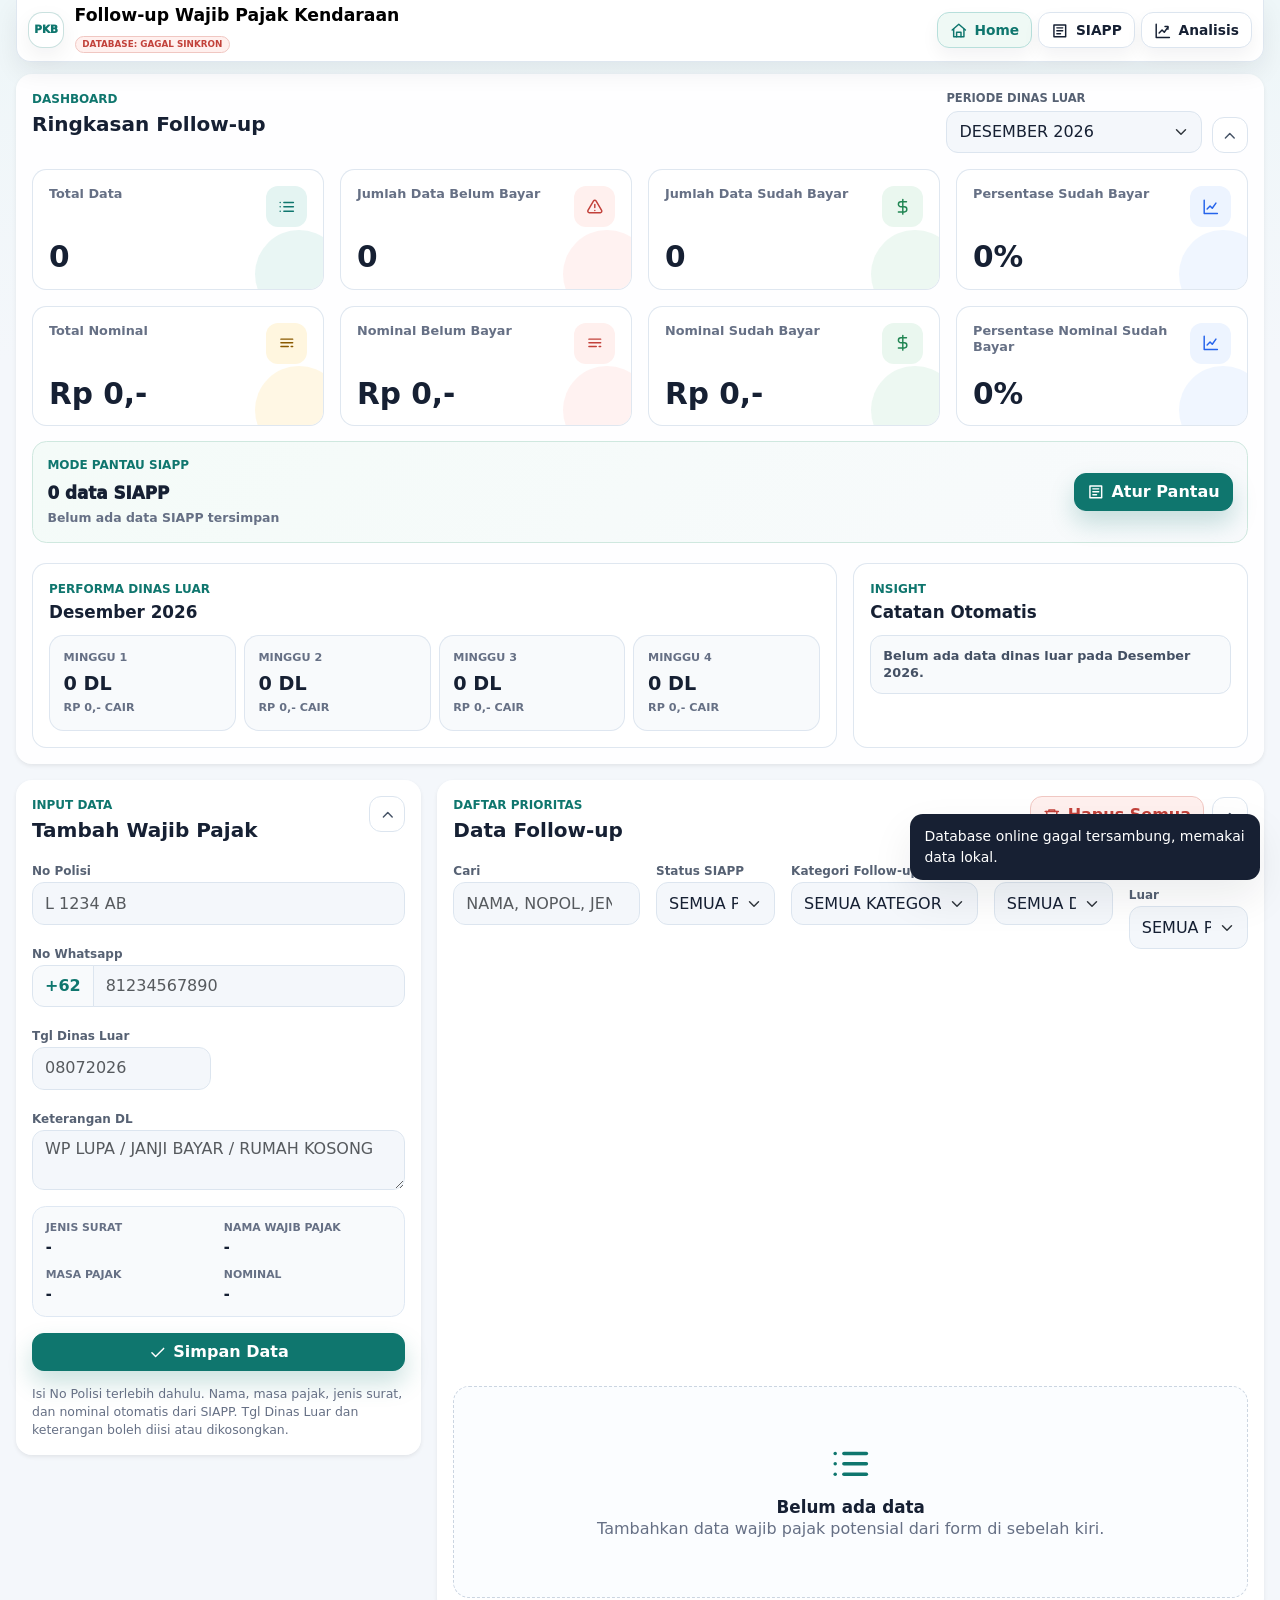
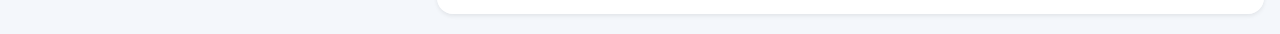
<file: index.html>
<!doctype html>
<html lang="id">
  <head>
    <meta charset="utf-8" />
    <meta name="viewport" content="width=device-width, initial-scale=1" />
    <title>Follow-up Wajib Pajak Kendaraan</title>
    <link rel="icon" href="favicon.svg?v=20260910-0830" type="image/svg+xml" />
    <link href="https://cdn.jsdelivr.net/npm/bootstrap@5.3.3/dist/css/bootstrap.min.css" rel="stylesheet" />
    <link rel="stylesheet" href="styles.css?v=20260917-1440" />
  </head>
  <body>
    <div class="app-shell container-fluid">
      <header class="topbar navbar navbar-expand-lg app-navbar">
        <div class="container-fluid px-0">
          <div class="brand-block navbar-brand mb-0">
            <div class="app-mark" aria-hidden="true">PKB</div>
            <div class="brand-copy">
              <p class="eyebrow">Pendataan Potensi PKB</p>
              <h1>Follow-up Wajib Pajak Kendaraan</h1>
              <p class="sync-status" id="syncStatus">Database: Lokal</p>
            </div>
          </div>

          <div class="top-actions d-none d-xl-flex">
            <button class="btn btn-light ghost-button is-active" id="homeBtn" type="button" title="Home" aria-current="page">
              <svg class="icon" viewBox="0 0 24 24" aria-hidden="true"><path d="m3 11 9-8 9 8"/><path d="M5 10v10h14V10"/><path d="M9 20v-6h6v6"/></svg>
              Home
            </button>
            <a class="btn btn-light ghost-button" href="siapp-helper.html" title="Sinkron SIAPP">
              <svg class="icon" viewBox="0 0 24 24" aria-hidden="true"><path d="M4 4h16v16H4z"/><path d="M8 8h8"/><path d="M8 12h8"/><path d="M8 16h5"/></svg>
              SIAPP
            </a>
            <a class="btn btn-light ghost-button" href="analysis.html" title="Analisis">
              <svg class="icon" viewBox="0 0 24 24" aria-hidden="true"><path d="M3 3v18h18"/><path d="m7 15 4-4 3 3 5-7"/><path d="M15 6h4v4"/></svg>
              Analisis
            </a>
          </div>

          <div class="mobile-actions d-xl-none">
            <button class="btn btn-primary mobile-menu-button" id="mobileMenuBtn" type="button" aria-expanded="false" aria-controls="mobileMenuPanel">
              <svg class="icon" viewBox="0 0 24 24" aria-hidden="true"><path d="M4 6h16"/><path d="M4 12h16"/><path d="M4 18h16"/></svg>
              Menu
            </button>
            <div class="mobile-menu-panel dropdown-menu-end shadow" id="mobileMenuPanel" hidden>
              <button class="mobile-menu-item is-active" id="mobileHomeBtn" type="button" aria-current="page">
                <svg class="icon" viewBox="0 0 24 24" aria-hidden="true"><path d="m3 11 9-8 9 8"/><path d="M5 10v10h14V10"/><path d="M9 20v-6h6v6"/></svg>
                Home
              </button>
              <a class="mobile-menu-item" href="siapp-helper.html">
                <svg class="icon" viewBox="0 0 24 24" aria-hidden="true"><path d="M4 4h16v16H4z"/><path d="M8 8h8"/><path d="M8 12h8"/><path d="M8 16h5"/></svg>
                Sinkron SIAPP
              </a>
              <a class="mobile-menu-item" href="analysis.html">
                <svg class="icon" viewBox="0 0 24 24" aria-hidden="true"><path d="M3 3v18h18"/><path d="m7 15 4-4 3 3 5-7"/><path d="M15 6h4v4"/></svg>
                Analisis
              </a>
              <button class="mobile-menu-item" id="mobileDashboardBtn" type="button" aria-controls="dashboardSection" aria-expanded="false">
                <svg class="icon" viewBox="0 0 24 24" aria-hidden="true"><path d="M3 13h8V3H3v10Z"/><path d="M13 21h8V11h-8v10Z"/><path d="M13 3h8v6h-8V3Z"/><path d="M3 21h8v-6H3v6Z"/></svg>
                Dashboard
              </button>
            </div>
          </div>
        </div>
      </header>

      <main>
        <section class="dashboard-section card border-0 shadow-sm mb-3" id="dashboardSection" aria-label="Dashboard ringkasan data">
          <div class="card-body">
            <div class="dashboard-header d-flex align-items-start justify-content-between gap-3">
              <div>
                <p class="eyebrow">Dashboard</p>
                <h2>Ringkasan Follow-up</h2>
              </div>
              <div class="dashboard-tools">
                <label class="dashboard-month-filter">
                  <span>Periode Dinas Luar</span>
                  <select class="form-select" id="dashboardMonthFilter" aria-label="Periode Dinas Luar">
                    <option value="">Bulan berjalan</option>
                  </select>
                </label>
                <button class="btn btn-outline-secondary icon-button section-toggle-btn" id="toggleDashboardBtn" type="button" title="Lipat dashboard" aria-label="Lipat dashboard" aria-expanded="true" aria-controls="dashboardBody">
                  <svg class="icon collapse-icon" viewBox="0 0 24 24" aria-hidden="true"><path d="m6 15 6-6 6 6"/></svg>
                </button>
              </div>
            </div>

            <div class="dashboard-body" id="dashboardBody">
              <div class="row g-3 summary-grid">
              <article class="col-12 col-sm-6 col-xl-3">
                <div class="summary-tile total">
                  <div class="summary-head">
                    <span>Total Data</span>
                    <span class="summary-icon" aria-hidden="true"><svg class="icon" viewBox="0 0 24 24"><path d="M8 6h13"/><path d="M8 12h13"/><path d="M8 18h13"/><path d="M3 6h.01"/><path d="M3 12h.01"/><path d="M3 18h.01"/></svg></span>
                  </div>
                  <strong id="totalRecords">0</strong>
                </div>
              </article>
              <article class="col-12 col-sm-6 col-xl-3">
                <div class="summary-tile danger">
                  <div class="summary-head">
                    <span>Jumlah Data Belum Bayar</span>
                    <span class="summary-icon" aria-hidden="true"><svg class="icon" viewBox="0 0 24 24"><path d="M12 9v4"/><path d="M12 17h.01"/><path d="M10.3 3.9 2.7 17a2 2 0 0 0 1.7 3h15.2a2 2 0 0 0 1.7-3L13.7 3.9a2 2 0 0 0-3.4 0Z"/></svg></span>
                  </div>
                  <strong id="unpaidRecords">0</strong>
                </div>
              </article>
              <article class="col-12 col-sm-6 col-xl-3">
                <div class="summary-tile success">
                  <div class="summary-head">
                    <span>Jumlah Data Sudah Bayar</span>
                    <span class="summary-icon" aria-hidden="true"><svg class="icon" viewBox="0 0 24 24"><path d="M12 2v20"/><path d="M17 5H9.5a3.5 3.5 0 0 0 0 7H14a3.5 3.5 0 0 1 0 7H6"/></svg></span>
                  </div>
                  <strong id="paidRecords">0</strong>
                </div>
              </article>
              <article class="col-12 col-sm-6 col-xl-3">
                <div class="summary-tile info">
                  <div class="summary-head">
                    <span>Persentase Sudah Bayar</span>
                    <span class="summary-icon" aria-hidden="true"><svg class="icon" viewBox="0 0 24 24"><path d="M3 3v18h18"/><path d="m7 15 4-4 3 3 5-7"/></svg></span>
                  </div>
                  <strong id="paidRecordRate">0%</strong>
                </div>
              </article>
              <article class="col-12 col-sm-6 col-xl-3">
                <div class="summary-tile money">
                  <div class="summary-head">
                    <span>Total Nominal</span>
                    <span class="summary-icon" aria-hidden="true"><svg class="icon" viewBox="0 0 24 24"><path d="M4 7h16"/><path d="M4 12h16"/><path d="M4 17h10"/><path d="M18 17h2"/></svg></span>
                  </div>
                  <strong id="totalPotential">Rp0</strong>
                </div>
              </article>
              <article class="col-12 col-sm-6 col-xl-3">
                <div class="summary-tile danger">
                  <div class="summary-head">
                    <span>Nominal Belum Bayar</span>
                    <span class="summary-icon" aria-hidden="true"><svg class="icon" viewBox="0 0 24 24"><path d="M4 7h16"/><path d="M4 12h16"/><path d="M4 17h10"/><path d="M18 17h2"/></svg></span>
                  </div>
                  <strong id="unpaidPotential">Rp0</strong>
                </div>
              </article>
              <article class="col-12 col-sm-6 col-xl-3">
                <div class="summary-tile success">
                  <div class="summary-head">
                    <span>Nominal Sudah Bayar</span>
                    <span class="summary-icon" aria-hidden="true"><svg class="icon" viewBox="0 0 24 24"><path d="M12 2v20"/><path d="M17 5H9.5a3.5 3.5 0 0 0 0 7H14a3.5 3.5 0 0 1 0 7H6"/></svg></span>
                  </div>
                  <strong id="paidPotential">Rp0</strong>
                </div>
              </article>
              <article class="col-12 col-sm-6 col-xl-3">
                <div class="summary-tile info">
                  <div class="summary-head">
                    <span>Persentase Nominal Sudah Bayar</span>
                    <span class="summary-icon" aria-hidden="true"><svg class="icon" viewBox="0 0 24 24"><path d="M3 3v18h18"/><path d="m7 15 4-4 3 3 5-7"/></svg></span>
                  </div>
                  <strong id="paidPotentialRate">0%</strong>
                </div>
              </article>
            </div>

            <div class="siapp-monitor-card">
              <div>
                <p class="eyebrow">Mode Pantau SIAPP</p>
                <strong id="siappReferenceCount">0 data SIAPP</strong>
                <span id="siappLastSync">Belum ada data SIAPP tersimpan</span>
              </div>
              <a class="btn btn-primary primary-button" href="siapp-helper.html">
                <svg class="icon" viewBox="0 0 24 24" aria-hidden="true"><path d="M4 4h16v16H4z"/><path d="M8 8h8"/><path d="M8 12h8"/><path d="M8 16h5"/></svg>
                Atur Pantau
              </a>
            </div>

            <div class="row g-3 mt-1 dashboard-performance">
              <section class="col-12 col-xl-8">
                <div class="performance-panel h-100">
                  <div class="performance-head">
                    <div>
                      <p class="eyebrow">Performa Dinas Luar</p>
                      <h3 id="dashboardMonthLabel">Bulan berjalan</h3>
                    </div>
                  </div>
                  <div class="row g-2 week-grid">
                    <article class="col-12 col-sm-6 col-xl-3">
                      <div class="week-card">
                        <span>Minggu 1</span>
                        <strong id="dlWeek1Count">0 DL</strong>
                        <small id="dlWeek1Paid">Rp0 cair</small>
                      </div>
                    </article>
                    <article class="col-12 col-sm-6 col-xl-3">
                      <div class="week-card">
                        <span>Minggu 2</span>
                        <strong id="dlWeek2Count">0 DL</strong>
                        <small id="dlWeek2Paid">Rp0 cair</small>
                      </div>
                    </article>
                    <article class="col-12 col-sm-6 col-xl-3">
                      <div class="week-card">
                        <span>Minggu 3</span>
                        <strong id="dlWeek3Count">0 DL</strong>
                        <small id="dlWeek3Paid">Rp0 cair</small>
                      </div>
                    </article>
                    <article class="col-12 col-sm-6 col-xl-3">
                      <div class="week-card">
                        <span>Minggu 4</span>
                        <strong id="dlWeek4Count">0 DL</strong>
                        <small id="dlWeek4Paid">Rp0 cair</small>
                      </div>
                    </article>
                  </div>
                </div>
              </section>
              <section class="col-12 col-xl-4">
                <div class="insight-panel h-100">
                  <p class="eyebrow">Insight</p>
                  <h3>Catatan Otomatis</h3>
                  <ul id="dashboardInsights"></ul>
                </div>
              </section>
            </div>
            </div>
          </div>
        </section>

        <section class="workspace row g-3 align-items-start">
          <form class="entry-panel col-12 col-xl-4" id="taxpayerForm">
            <div class="card border-0 shadow-sm">
              <div class="card-body">
                <div class="panel-heading d-flex align-items-start justify-content-between gap-3">
                  <div>
                    <p class="eyebrow">Input Data</p>
                    <h2 id="formTitle">Tambah Wajib Pajak</h2>
                  </div>
                  <button class="btn btn-outline-secondary icon-button form-toggle-btn" id="toggleFormBtn" type="button" title="Lipat form input" aria-label="Lipat form input" aria-expanded="true" aria-controls="formBody">
                    <svg class="icon collapse-icon" viewBox="0 0 24 24" aria-hidden="true"><path d="m6 15 6-6 6 6"/></svg>
                  </button>
                </div>

                <input id="recordId" type="hidden" />
                <input id="status" type="hidden" value="Belum bayar" />
                <input id="letterType" type="hidden" />
                <input id="taxValidDate" type="hidden" />
                <input id="ownerName" type="hidden" />
                <input id="taxPotential" type="hidden" />

                <div class="form-body" id="formBody">
                  <div class="row g-3 form-grid">
                    <label class="col-12">
                      <span class="form-label">No Polisi</span>
                      <input class="form-control" id="plateNumber" type="text" autocomplete="off" placeholder="L 1234 AB" />
                      <span class="duplicate-check" id="duplicateCheckResult"></span>
                      <span class="production-check" id="productionCheckResult"></span>
                    </label>
                    <label class="col-12">
                      <span class="form-label">No Whatsapp</span>
                      <div class="input-group phone-control">
                        <span class="input-group-text phone-prefix">+62</span>
                        <input class="form-control" id="phone" type="tel" inputmode="numeric" autocomplete="off" placeholder="81234567890" />
                      </div>
                    </label>
                    <div class="col-12 whatsapp-reset-control" id="whatsappReminderResetControl" hidden>
                      <label class="whatsapp-reset-check" for="resetWhatsappReminders">
                        <input id="resetWhatsappReminders" type="checkbox" />
                        <span>Mulai ulang reminder WhatsApp</span>
                      </label>
                      <small>Nomor WhatsApp berubah. Centang agar reminder berikutnya kembali ke template WA #1.</small>
                    </div>
                    <label class="col-12 col-md-6">
                      <span class="form-label">Tgl Dinas Luar</span>
                      <input class="form-control" id="fieldVisitDate" type="text" inputmode="numeric" autocomplete="off" placeholder="08072026" />
                      <span class="field-visit-snapshot" id="fieldVisitSnapshot"></span>
                    </label>
                    <label class="col-12">
                      <span class="form-label">Keterangan DL</span>
                      <textarea class="form-control" id="fieldVisitNote" rows="2" placeholder="WP LUPA / JANJI BAYAR / RUMAH KOSONG"></textarea>
                    </label>
                    <div class="col-12">
                      <div class="siapp-autofill-panel" id="siappAutofillPanel" aria-live="polite">
                        <div>
                          <span>Jenis Surat</span>
                          <strong id="autoLetterType">-</strong>
                        </div>
                        <div>
                          <span>Nama Wajib Pajak</span>
                          <strong id="autoOwnerName">-</strong>
                        </div>
                        <div>
                          <span>Masa Pajak</span>
                          <strong id="autoTaxValidDate">-</strong>
                        </div>
                        <div>
                          <span>Nominal</span>
                          <strong id="autoTaxPotential">-</strong>
                        </div>
                      </div>
                    </div>
                  </div>

                  <div class="d-grid mt-3">
                    <button class="btn btn-primary primary-button" type="submit">
                      <svg class="icon" viewBox="0 0 24 24" aria-hidden="true"><path d="M20 6 9 17l-5-5"/></svg>
                      Simpan Data
                    </button>
                  </div>
                  <p class="privacy-note">Isi No Polisi terlebih dahulu. Nama, masa pajak, jenis surat, dan nominal otomatis dari SIAPP. Tgl Dinas Luar dan keterangan boleh diisi atau dikosongkan.</p>
                </div>
              </div>
            </div>
          </form>

          <section class="list-panel col-12 col-xl-8">
            <div class="card border-0 shadow-sm">
              <div class="card-body">
                <div class="panel-heading list-heading d-flex align-items-start justify-content-between gap-3">
                  <div>
                    <p class="eyebrow">Daftar Prioritas</p>
                    <h2>Data Follow-up</h2>
                  </div>
                  <div class="list-actions d-flex align-items-center gap-2">
                    <button class="btn btn-outline-danger danger-button" id="clearAllBtn" type="button">
                      <svg class="icon" viewBox="0 0 24 24" aria-hidden="true"><path d="M3 6h18"/><path d="M8 6V4h8v2"/><path d="M19 6l-1 14H6L5 6"/></svg>
                      Hapus Semua
                    </button>
                    <button class="btn btn-outline-secondary icon-button section-toggle-btn" id="toggleListBtn" type="button" title="Lipat daftar follow-up" aria-label="Lipat daftar follow-up" aria-expanded="true" aria-controls="listBody">
                      <svg class="icon collapse-icon" viewBox="0 0 24 24" aria-hidden="true"><path d="m6 15 6-6 6 6"/></svg>
                    </button>
                  </div>
                </div>

                <div class="list-body" id="listBody">
                  <div class="row g-3 filters" aria-label="Filter data">
                  <label class="col-12 col-lg-3">
                    <span class="form-label">Cari</span>
                    <input class="form-control" id="searchInput" type="search" placeholder="Nama, nopol, jenis surat, WhatsApp, keterangan" />
                  </label>
                  <label class="col-12 col-sm-6 col-lg-2">
                    <span class="form-label">Status SIAPP</span>
                    <select class="form-select" id="statusFilter">
                      <option value="all">Semua pembayaran</option>
                      <option value="siappUnpaid">Belum lunas SIAPP</option>
                      <option value="siappPaid">Sudah lunas SIAPP</option>
                    </select>
                  </label>
                  <label class="col-12 col-sm-6 col-lg-3">
                    <span class="form-label">Kategori Follow-up</span>
                    <select class="form-select" id="dateFilter">
                      <option value="all">Semua kategori</option>
                      <option value="needsAction">Harus segera follow up</option>
                      <option value="critical">Merah - muncul/lewat</option>
                      <option value="urgent">Kuning - 7 hari</option>
                      <option value="soon">Biru - 30 hari</option>
                      <option value="waiting">Abu - menunggu jadwal</option>
                      <option value="paid">Hijau - sudah bayar</option>
                    </select>
                  </label>
                  <label class="col-12 col-lg-2">
                    <span class="form-label">Dinas Luar</span>
                    <select class="form-select" id="dlFilter">
                      <option value="all">Semua DL</option>
                      <option value="dlThisMonth">DL bulan berjalan</option>
                      <option value="dlWeek1">Minggu 1 bulan berjalan</option>
                      <option value="dlWeek2">Minggu 2 bulan berjalan</option>
                      <option value="dlWeek3">Minggu 3 bulan berjalan</option>
                      <option value="dlWeek4">Minggu 4 bulan berjalan</option>
                      <option value="dlPaidThisMonth">Sudah cair bulan berjalan</option>
                      <option value="dlUnpaidThisMonth">Belum cair setelah DL</option>
                      <option value="noDl">Belum ada tanggal DL</option>
                    </select>
                  </label>
                  <label class="col-12 col-sm-6 col-lg-2">
                    <span class="form-label">Periode Dinas Luar</span>
                    <select class="form-select" id="listMonthFilter" aria-label="Periode Dinas Luar">
                      <option value="all">Semua periode DL</option>
                    </select>
                  </label>
                </div>

                <div class="cards-wrap mt-3">
                  <div class="records-grid" id="recordsTable" aria-label="Daftar kartu wajib pajak"></div>
                </div>

                <div class="empty-state" id="emptyState">
                  <svg class="empty-icon" viewBox="0 0 24 24" aria-hidden="true"><path d="M8 6h13"/><path d="M8 12h13"/><path d="M8 18h13"/><path d="M3 6h.01"/><path d="M3 12h.01"/><path d="M3 18h.01"/></svg>
                  <h3>Belum ada data</h3>
                  <p>Tambahkan data wajib pajak potensial dari form di sebelah kiri.</p>
                </div>
                </div>
              </div>
            </div>
          </section>
        </section>
      </main>
    </div>

    <template id="rowTemplate">
      <article class="record-card card h-100" tabindex="0" role="button">
        <div class="card-body">
          <div class="card-head">
            <span class="badge letter-badge"></span>
            <span class="card-priority-text"></span>
          </div>
          <div class="card-money-block">
            <span>Nominal</span>
            <strong class="card-money"></strong>
          </div>
          <div class="card-followup">
            <span class="card-label">Surat segera</span>
            <div class="card-followup-main">
              <strong class="card-next-letter"></strong>
              <span class="card-next-date"></span>
            </div>
            <span class="card-warning"></span>
          </div>
          <div class="card-foot">
            <strong class="plate-text"></strong>
            <span class="owner-name"></span>
          </div>
          <span class="card-production"></span>
          <span class="card-dl-info"></span>
          <span class="card-reminder"></span>
          <div class="card-actions">
            <button class="btn siapp-check-btn" type="button">
              <svg class="icon" viewBox="0 0 24 24" aria-hidden="true"><path d="m9 11 3 3L22 4"/><path d="M21 12v7a2 2 0 0 1-2 2H5a2 2 0 0 1-2-2V5a2 2 0 0 1 2-2h11"/></svg>
              <span class="siapp-check-label">Cek SIAPP</span>
            </button>
          </div>
        </div>
      </article>
    </template>

    <div class="detail-overlay" id="detailOverlay" hidden>
      <section class="detail-panel modal-card" role="dialog" aria-modal="true" aria-labelledby="detailTitle">
        <div class="detail-top">
          <div>
            <p class="eyebrow">Detail Wajib Pajak</p>
            <h2 id="detailTitle">Data Wajib Pajak</h2>
            <p class="detail-subtitle" id="detailSubtitle"></p>
          </div>
          <button class="btn btn-outline-secondary icon-button" id="detailCloseBtn" type="button" title="Tutup detail" aria-label="Tutup detail">
            <svg class="icon" viewBox="0 0 24 24" aria-hidden="true"><path d="M18 6 6 18"/><path d="m6 6 12 12"/></svg>
          </button>
        </div>
        <div id="detailContent"></div>
      </section>
    </div>

    <div class="siapp-overlay" id="siappOverlay" hidden>
      <section class="siapp-panel" role="dialog" aria-modal="true" aria-labelledby="siappTitle">
        <div class="detail-top">
          <div>
            <p class="eyebrow">Integrasi SIAPP</p>
            <h2 id="siappTitle">Sinkron SIAPP</h2>
            <p class="detail-subtitle">Pasang atau copy bookmark sinkron tanpa membuka halaman baru.</p>
          </div>
          <button class="btn btn-outline-secondary icon-button" id="siappCloseBtn" type="button" title="Tutup" aria-label="Tutup">
            <svg class="icon" viewBox="0 0 24 24" aria-hidden="true"><path d="M18 6 6 18"/><path d="m6 6 12 12"/></svg>
          </button>
        </div>
        <iframe class="siapp-frame" id="siappFrame" src="about:blank" title="Sinkron SIAPP"></iframe>
      </section>
    </div>

    <div class="toast" id="toast" role="status" aria-live="polite"></div>
    <script src="config.js?v=20260910-1235"></script>
    <script src="https://cdn.jsdelivr.net/npm/bootstrap@5.3.3/dist/js/bootstrap.bundle.min.js"></script>
    <script src="app.js?v=20260930-1545"></script>
  </body>
</html>
</file>
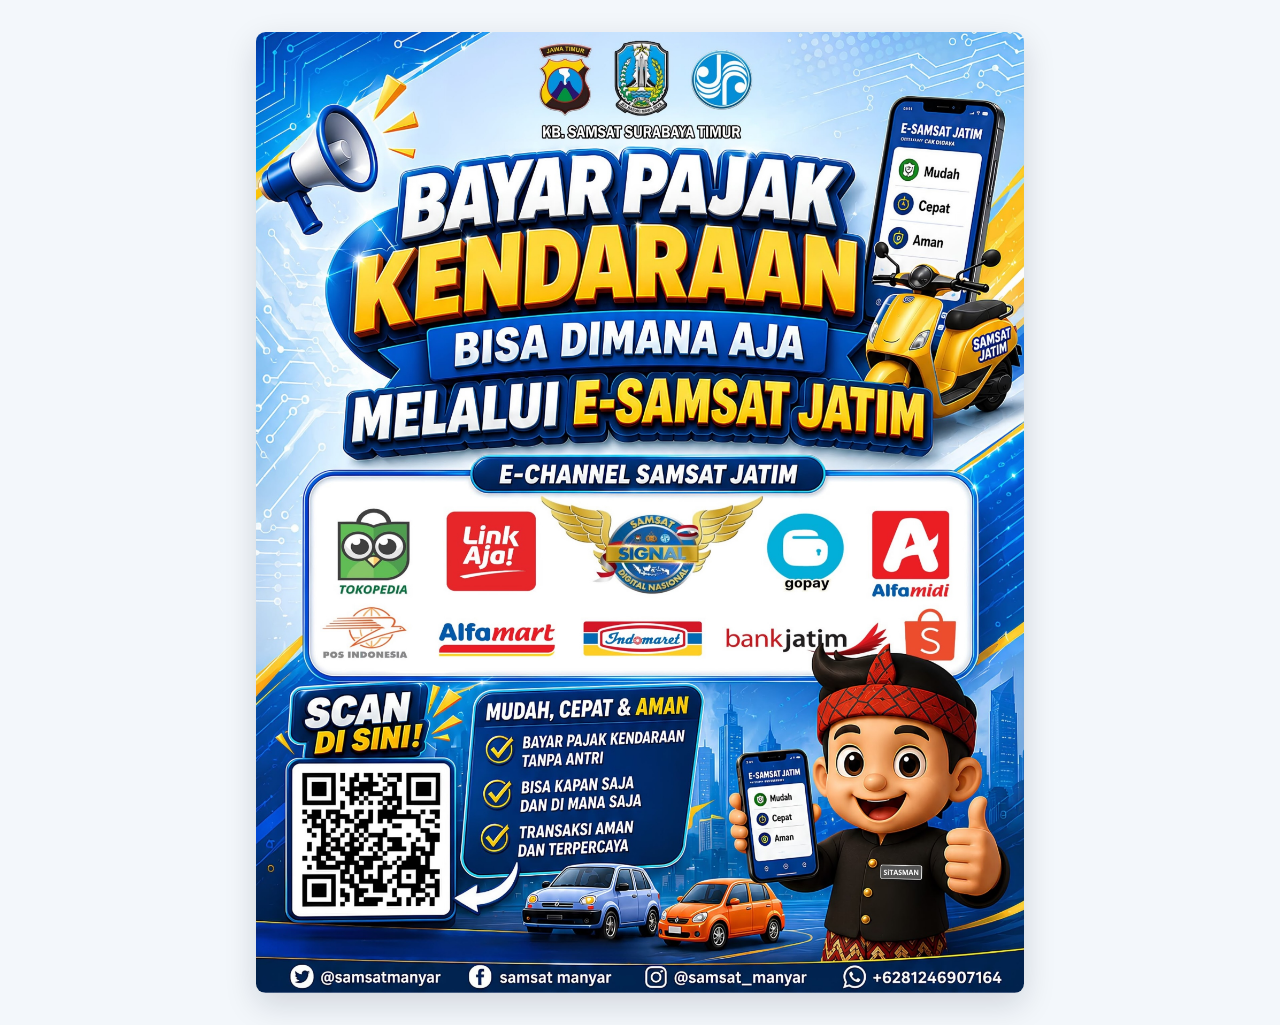
<file: e-channel.html>
<!doctype html>
<html lang="id">
  <head>
    <meta charset="utf-8" />
    <meta name="viewport" content="width=device-width, initial-scale=1" />
    <title>Informasi Pembayaran e-Samsat Jatim</title>
    <meta name="description" content="Pilihan kanal pembayaran pajak kendaraan melalui e-Samsat Jatim." />
    <meta property="og:type" content="website" />
    <meta property="og:title" content="Bayar Pajak Kendaraan melalui e-Samsat Jatim" />
    <meta property="og:description" content="Informasi pilihan kanal pembayaran pajak kendaraan yang mudah, cepat, dan aman." />
    <meta property="og:image" content="https://rianandriansyah33-wq.github.io/aplikasi-wajib-pajak/assets/e-channel-samsat-jatim.jpg?v=20260915-1825" />
    <meta property="og:image:type" content="image/jpeg" />
    <meta property="og:image:width" content="1407" />
    <meta property="og:image:height" content="2000" />
    <meta property="og:url" content="https://rianandriansyah33-wq.github.io/aplikasi-wajib-pajak/e-channel.html" />
    <meta name="twitter:card" content="summary_large_image" />
    <meta name="twitter:title" content="Bayar Pajak Kendaraan melalui e-Samsat Jatim" />
    <meta name="twitter:description" content="Informasi pilihan kanal pembayaran pajak kendaraan." />
    <meta name="twitter:image" content="https://rianandriansyah33-wq.github.io/aplikasi-wajib-pajak/assets/e-channel-samsat-jatim.jpg?v=20260915-1825" />
    <style>
      body { margin: 0; background: #f3f7fb; color: #10223f; font-family: Arial, sans-serif; }
      main { width: min(100% - 2rem, 48rem); margin: 2rem auto; }
      img { display: block; width: 100%; border-radius: .6rem; box-shadow: 0 .7rem 2rem rgba(15, 23, 42, .15); }
    </style>
  </head>
  <body>
    <main>
      <img src="assets/e-channel-samsat-jatim.jpg" alt="Informasi kanal pembayaran e-Samsat Jatim" />
    </main>
  </body>
</html>
</file>
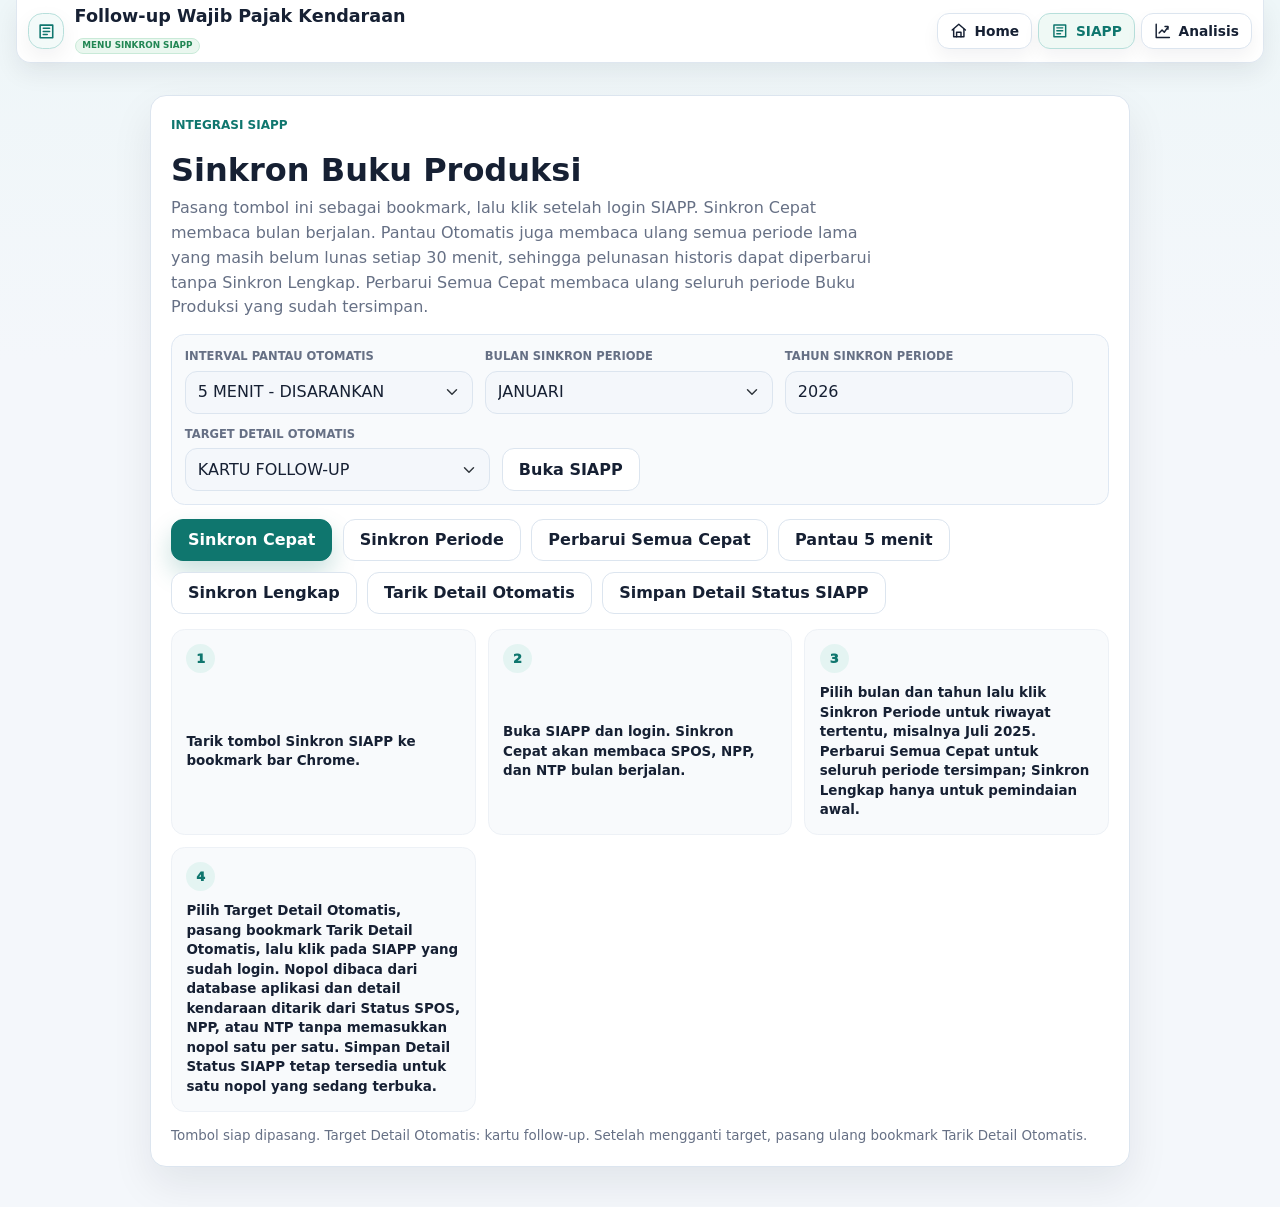
<file: siapp-helper.html>
<!doctype html>
<html lang="id">
  <head>
    <meta charset="utf-8" />
    <meta name="viewport" content="width=device-width, initial-scale=1" />
    <title>Sinkron SIAPP</title>
    <link rel="icon" href="favicon.svg?v=20260910-0830" type="image/svg+xml" />
    <link href="https://cdn.jsdelivr.net/npm/bootstrap@5.3.3/dist/css/bootstrap.min.css" rel="stylesheet" />
    <link rel="stylesheet" href="styles.css?v=20260917-1440" />
  </head>
  <body class="helper-page">
    <div class="app-shell container-fluid">
      <header class="topbar navbar navbar-expand-lg app-navbar">
        <div class="container-fluid px-0">
          <a class="brand-block navbar-brand mb-0" href="index.html" aria-label="Kembali ke Follow-up Wajib Pajak Kendaraan">
            <span class="app-mark app-mark-siapp" aria-hidden="true">
              <svg class="icon" viewBox="0 0 24 24"><path d="M4 4h16v16H4z"/><path d="M8 8h8"/><path d="M8 12h8"/><path d="M8 16h5"/></svg>
            </span>
            <span class="brand-copy">
              <span class="eyebrow">Integrasi SIAPP</span>
              <span class="brand-heading">Follow-up Wajib Pajak Kendaraan</span>
              <span class="sync-status is-online">MENU SINKRON SIAPP</span>
            </span>
          </a>

          <nav class="top-actions d-none d-xl-flex" aria-label="Navigasi utama">
            <a class="btn btn-light ghost-button" href="index.html" title="Home"><svg class="icon" viewBox="0 0 24 24" aria-hidden="true"><path d="m3 11 9-8 9 8"/><path d="M5 10v10h14V10"/><path d="M9 20v-6h6v6"/></svg>Home</a>
            <a class="btn btn-light ghost-button is-active" href="siapp-helper.html" title="Sinkron SIAPP" aria-current="page"><svg class="icon" viewBox="0 0 24 24" aria-hidden="true"><path d="M4 4h16v16H4z"/><path d="M8 8h8"/><path d="M8 12h8"/><path d="M8 16h5"/></svg>SIAPP</a>
            <a class="btn btn-light ghost-button" href="analysis.html" title="Analisis"><svg class="icon" viewBox="0 0 24 24" aria-hidden="true"><path d="M3 3v18h18"/><path d="m7 15 4-4 3 3 5-7"/><path d="M15 6h4v4"/></svg>Analisis</a>
          </nav>

          <div class="mobile-actions d-xl-none">
            <button class="btn btn-primary mobile-menu-button" id="siteMenuBtn" type="button" aria-expanded="false" aria-controls="siteMenuPanel"><svg class="icon" viewBox="0 0 24 24" aria-hidden="true"><path d="M4 6h16"/><path d="M4 12h16"/><path d="M4 18h16"/></svg>Menu</button>
            <nav class="mobile-menu-panel dropdown-menu-end shadow" id="siteMenuPanel" aria-label="Navigasi utama" hidden>
              <a class="mobile-menu-item" href="index.html"><svg class="icon" viewBox="0 0 24 24" aria-hidden="true"><path d="m3 11 9-8 9 8"/><path d="M5 10v10h14V10"/><path d="M9 20v-6h6v6"/></svg>Home</a>
              <a class="mobile-menu-item is-active" href="siapp-helper.html" aria-current="page"><svg class="icon" viewBox="0 0 24 24" aria-hidden="true"><path d="M4 4h16v16H4z"/><path d="M8 8h8"/><path d="M8 12h8"/><path d="M8 16h5"/></svg>SIAPP</a>
              <a class="mobile-menu-item" href="analysis.html"><svg class="icon" viewBox="0 0 24 24" aria-hidden="true"><path d="M3 3v18h18"/><path d="m7 15 4-4 3 3 5-7"/><path d="M15 6h4v4"/></svg>Analisis</a>
            </nav>
          </div>
        </div>
      </header>

      <main class="helper-shell">
      <section class="helper-panel">
        <p class="eyebrow">Integrasi SIAPP</p>
        <h1>Sinkron Buku Produksi</h1>
        <p class="helper-subtitle">Pasang tombol ini sebagai bookmark, lalu klik setelah login SIAPP. Sinkron Cepat membaca bulan berjalan. Pantau Otomatis juga membaca ulang semua periode lama yang masih belum lunas setiap 30 menit, sehingga pelunasan historis dapat diperbarui tanpa Sinkron Lengkap. Perbarui Semua Cepat membaca ulang seluruh periode Buku Produksi yang sudah tersimpan.</p>

        <div class="helper-control-panel">
          <label>
            <span>Interval Pantau Otomatis</span>
            <select class="form-select" id="watchIntervalSelect">
              <option value="60000">1 menit - paling cepat</option>
              <option value="300000" selected>5 menit - disarankan</option>
              <option value="600000">10 menit - lebih ringan</option>
            </select>
          </label>
          <label>
            <span>Bulan Sinkron Periode</span>
            <select class="form-select" id="periodMonthSelect">
              <option value="1">Januari</option>
              <option value="2">Februari</option>
              <option value="3">Maret</option>
              <option value="4">April</option>
              <option value="5">Mei</option>
              <option value="6">Juni</option>
              <option value="7">Juli</option>
              <option value="8">Agustus</option>
              <option value="9">September</option>
              <option value="10">Oktober</option>
              <option value="11">November</option>
              <option value="12">Desember</option>
            </select>
          </label>
          <label>
            <span>Tahun Sinkron Periode</span>
            <input class="form-control" id="periodYearInput" type="number" min="2000" max="2100" inputmode="numeric" />
          </label>
          <label>
            <span>Target Detail Otomatis</span>
            <select class="form-select" id="vehicleDetailScope">
              <option value="taxpayers" selected>Kartu follow-up</option>
              <option value="production">Semua nopol Buku Produksi</option>
            </select>
          </label>
          <a class="secondary-button helper-open-siapp" href="https://siapp.dipendajatim.go.id/idxstat.php" target="_blank" rel="noopener">Buka SIAPP</a>
        </div>

        <div class="helper-actions">
          <a class="primary-button bookmarklet-link" id="bookmarkletLink" href="#">Sinkron Cepat</a>
          <a class="secondary-button bookmarklet-link" id="periodBookmarkletLink" href="#">Sinkron Periode</a>
          <a class="secondary-button bookmarklet-link" id="refreshBookmarkletLink" href="#">Perbarui Semua Cepat</a>
          <a class="secondary-button bookmarklet-link" id="watchBookmarkletLink" href="#">Pantau Otomatis</a>
          <a class="secondary-button bookmarklet-link" id="fullBookmarkletLink" href="#">Sinkron Lengkap</a>
          <a class="secondary-button bookmarklet-link" id="vehicleDetailBatchBookmarkletLink" href="#">Tarik Detail Otomatis</a>
          <a class="secondary-button bookmarklet-link" id="vehicleDetailBookmarkletLink" href="#">Simpan Detail Status SIAPP</a>
        </div>

        <div class="helper-steps">
          <div>
            <span>1</span>
            <strong>Tarik tombol Sinkron SIAPP ke bookmark bar Chrome.</strong>
          </div>
          <div>
            <span>2</span>
            <strong>Buka SIAPP dan login. Sinkron Cepat akan membaca SPOS, NPP, dan NTP bulan berjalan.</strong>
          </div>
          <div>
            <span>3</span>
            <strong>Pilih bulan dan tahun lalu klik Sinkron Periode untuk riwayat tertentu, misalnya Juli 2025. Perbarui Semua Cepat untuk seluruh periode tersimpan; Sinkron Lengkap hanya untuk pemindaian awal.</strong>
          </div>
          <div>
            <span>4</span>
            <strong>Pilih Target Detail Otomatis, pasang bookmark Tarik Detail Otomatis, lalu klik pada SIAPP yang sudah login. Nopol dibaca dari database aplikasi dan detail kendaraan ditarik dari Status SPOS, NPP, atau NTP tanpa memasukkan nopol satu per satu. Simpan Detail Status SIAPP tetap tersedia untuk satu nopol yang sedang terbuka.</strong>
          </div>
        </div>

        <p class="helper-status" id="helperStatus"></p>
      </section>
      </main>
    </div>

    <div class="toast" id="toast" role="status" aria-live="polite"></div>
    <script src="config.js?v=20260910-1235"></script>
    <script src="https://cdn.jsdelivr.net/npm/bootstrap@5.3.3/dist/js/bootstrap.bundle.min.js"></script>
    <script src="page-navigation.js?v=20260917-1230"></script>
    <script src="siapp-helper.js?v=20260930-1545"></script>
  </body>
</html>
</file>
<file: styles.css>
:root {
  color-scheme: light;
  --app-bg: #f4f7fb;
  --app-text: #162033;
  --app-muted: #667085;
  --app-line: #dce5ef;
  --app-primary: #0f766e;
  --app-primary-dark: #0b5f59;
  --app-primary-soft: #e4f4f2;
  --app-danger: #c2413a;
  --app-danger-soft: #fff0ee;
  --app-warning: #b7791f;
  --app-warning-soft: #fff7e5;
  --app-success: #218653;
  --app-success-soft: #eaf7ef;
  --app-info: #2563eb;
  --app-info-soft: #edf4ff;
  --app-money: #8a5a00;
  --app-money-soft: #fff6df;
  --app-shadow: 0 18px 42px rgba(15, 23, 42, 0.08);
  --bs-body-color: var(--app-text);
  --bs-body-bg: var(--app-bg);
  --bs-primary: var(--app-primary);
  --bs-primary-rgb: 15, 118, 110;
  --bs-border-radius: .75rem;
  --bs-border-radius-sm: .55rem;
  --bs-border-color: var(--app-line);
}

* {
  box-sizing: border-box;
}

html {
  min-width: 320px;
  background: var(--app-bg);
}

body {
  min-height: 100vh;
  margin: 0;
  font-family: Inter, ui-sans-serif, system-ui, -apple-system, BlinkMacSystemFont, "Segoe UI", sans-serif;
  letter-spacing: 0;
  background:
    linear-gradient(180deg, #eef6f8 0, rgba(244, 247, 251, 0) 360px),
    var(--app-bg);
}

button,
input,
select,
textarea {
  font: inherit;
}

button {
  cursor: pointer;
}

a {
  color: inherit;
  text-decoration: none;
}

h1,
h2,
h3,
p {
  margin-top: 0;
}

h1 {
  margin-bottom: 0;
  font-size: clamp(.98rem, 1.35vw, 1.25rem);
  font-weight: 900;
  line-height: 1.08;
}

h2 {
  margin-bottom: 0;
  font-size: 1.25rem;
  font-weight: 900;
}

h3 {
  margin-bottom: 0;
  font-size: 1.05rem;
  font-weight: 900;
}

.app-shell {
  max-width: 1520px;
  margin: 0 auto;
  padding: 0 1rem 1.25rem;
}

.topbar {
  position: sticky;
  top: 0;
  z-index: 30;
  margin-bottom: .75rem;
  padding: .38rem .7rem;
  border: 1px solid rgba(220, 229, 239, .9);
  border-top: 0;
  border-radius: 0 0 .9rem .9rem;
  background: rgba(255, 255, 255, .96);
  box-shadow: 0 10px 24px rgba(15, 23, 42, .07);
  backdrop-filter: blur(12px);
  transition: opacity 180ms ease, transform 180ms ease;
}

.topbar.is-scroll-hidden {
  opacity: 0;
  pointer-events: none;
  transform: translateY(calc(-100% - .35rem));
}

.topbar > .container-fluid {
  gap: .75rem;
}

.brand-block {
  display: flex;
  align-items: center;
  gap: .65rem;
  min-width: 0;
}

.brand-block.navbar-brand {
  margin-right: 0;
  padding: 0;
}

.brand-copy {
  min-width: 0;
}

.app-mark {
  width: 2.25rem;
  height: 2.25rem;
  display: grid;
  flex: 0 0 auto;
  place-items: center;
  border: 1px solid rgba(15, 118, 110, .22);
  border-radius: .9rem;
  background: #fff;
  color: var(--app-primary);
  font-size: .66rem;
  font-weight: 950;
  box-shadow: 0 8px 22px rgba(15, 23, 42, .06);
}

.app-mark .icon {
  width: 1.18rem;
  height: 1.18rem;
}

.app-mark-analysis {
  border-color: #c7d7f6;
  background: #eef5ff;
  color: #2358b8;
}

.app-mark-siapp {
  border-color: #b7dfdb;
  background: #f3faf9;
  color: var(--app-primary);
}

.brand-heading {
  display: block;
  color: var(--app-text);
  font-size: 1.1rem;
  font-weight: 900;
  line-height: 1.15;
}

.eyebrow {
  margin: 0 0 .25rem;
  color: var(--app-primary);
  font-size: .75rem;
  font-weight: 900;
  letter-spacing: 0;
  text-transform: uppercase;
}

.sync-status {
  display: inline-flex;
  align-items: center;
  max-width: 100%;
  min-height: 1.05rem;
  margin: .18rem 0 0;
  padding: 0 .42rem;
  border: 1px solid var(--app-line);
  border-radius: 999px;
  background: #fff;
  color: var(--app-muted);
  font-size: .55rem;
  font-weight: 900;
  text-transform: uppercase;
}

.sync-status.is-online {
  border-color: #c9ead8;
  background: var(--app-success-soft);
  color: var(--app-success);
}

.sync-status.is-error {
  border-color: #f0c7c2;
  background: var(--app-danger-soft);
  color: var(--app-danger);
}

.top-actions {
  align-items: center;
  gap: .38rem;
}

.topbar .eyebrow {
  display: none;
}

.ghost-button,
.primary-button,
.secondary-button,
.danger-button,
.icon-button {
  min-height: 2.25rem;
  display: inline-flex;
  align-items: center;
  justify-content: center;
  gap: .45rem;
  border-radius: .75rem;
  font-weight: 850;
  letter-spacing: 0;
  transition: background 160ms ease, border-color 160ms ease, color 160ms ease, box-shadow 160ms ease, transform 160ms ease;
}

.primary-button,
.secondary-button,
.danger-button {
  padding-inline: .75rem;
}

.ghost-button {
  border-color: var(--app-line);
  background: #fff;
  color: var(--app-text);
  font-size: .86rem;
  box-shadow: 0 8px 18px rgba(15, 23, 42, .05);
}

.ghost-button.is-active {
  border-color: #b7dfdb;
  background: #eff9f5;
  color: var(--app-primary);
}

.primary-button {
  border: 1px solid var(--app-primary);
  background: var(--app-primary);
  color: #fff;
  box-shadow: 0 12px 24px rgba(15, 118, 110, .22);
}

.secondary-button {
  border: 1px solid var(--app-line);
  background: #fff;
  color: var(--app-text);
}

.danger-button {
  border: 1px solid #f0c7c2;
  background: var(--app-danger-soft);
  color: var(--app-danger);
}

.icon-button {
  width: 2.25rem;
  height: 2.25rem;
  min-height: 2.25rem;
  flex: 0 0 auto;
  padding: 0;
  border-color: var(--app-line);
  background: #fff;
  color: #475467;
}

.ghost-button:hover,
.secondary-button:hover,
.icon-button:hover {
  border-color: #cbd5e1;
  background: #fff;
  box-shadow: 0 10px 24px rgba(15, 23, 42, .08);
  transform: translateY(-1px);
}

.primary-button:hover {
  border-color: var(--app-primary-dark);
  background: var(--app-primary-dark);
  color: #fff;
  box-shadow: 0 14px 28px rgba(15, 118, 110, .26);
}

.danger-button:hover {
  border-color: #eba8a0;
  background: #ffe9e6;
  color: var(--app-danger);
}

.icon,
.empty-icon {
  width: 1.1rem;
  height: 1.1rem;
  fill: none;
  stroke: currentColor;
  stroke-width: 2;
  stroke-linecap: round;
  stroke-linejoin: round;
}

.mobile-actions {
  position: relative;
}

.mobile-menu-button {
  min-height: 2.22rem;
  gap: .45rem;
  border: 0;
  border-radius: .75rem;
  background: var(--app-primary);
  color: #fff;
  font-weight: 850;
  box-shadow: 0 10px 22px rgba(15, 118, 110, .2);
}

.mobile-menu-panel {
  position: absolute;
  top: calc(100% + .55rem);
  right: 0;
  z-index: 40;
  width: min(17rem, calc(100vw - 1.5rem));
  display: grid;
  gap: .35rem;
  padding: .5rem;
  border: 1px solid var(--app-line);
  border-radius: .85rem;
  background: #fff;
}

.mobile-menu-panel[hidden] {
  display: none;
}

.mobile-menu-item {
  width: 100%;
  min-height: 2.65rem;
  display: flex;
  align-items: center;
  gap: .55rem;
  padding: 0 .7rem;
  border: 1px solid transparent;
  border-radius: .65rem;
  background: #fff;
  color: var(--app-text);
  font-weight: 800;
  text-align: left;
}

.mobile-menu-item:hover,
.mobile-menu-item:focus-visible {
  border-color: var(--app-line);
  background: #f8fafc;
  outline: none;
}

.mobile-menu-item.is-active {
  border-color: #b7dfdb;
  background: #eff9f5;
  color: var(--app-primary);
}

.import-file-input {
  position: absolute;
  inline-size: 1px;
  block-size: 1px;
  opacity: 0;
  pointer-events: none;
}

.dashboard-section,
.entry-panel > .card,
.list-panel > .card {
  border-radius: 1rem;
  background: rgba(255, 255, 255, .94);
}

.summary-tile,
.performance-panel,
.insight-panel,
.week-card {
  height: 100%;
  border: 1px solid rgba(220, 229, 239, .9);
  border-radius: .9rem;
  background: #fff;
}

.summary-tile {
  position: relative;
  overflow: hidden;
  min-height: 7.3rem;
  padding: 1rem;
}

.summary-tile::after {
  position: absolute;
  right: -1.25rem;
  bottom: -1.8rem;
  width: 5.5rem;
  height: 5.5rem;
  border-radius: 50%;
  background: #f1f5f9;
  content: "";
  opacity: .82;
}

.summary-head {
  position: relative;
  z-index: 1;
  display: flex;
  align-items: flex-start;
  justify-content: space-between;
  gap: .75rem;
}

.summary-head span:first-child {
  color: var(--app-muted);
  font-size: .8rem;
  font-weight: 850;
  line-height: 1.25;
}

.summary-icon {
  width: 2.55rem;
  height: 2.55rem;
  display: grid;
  flex: 0 0 auto;
  place-items: center;
  border-radius: .75rem;
  background: var(--app-primary-soft);
  color: var(--app-primary);
}

.summary-tile strong {
  position: relative;
  z-index: 1;
  display: block;
  margin-top: 1rem;
  font-size: clamp(1.35rem, 2.8vw, 1.85rem);
  line-height: 1;
}

.summary-tile.total::after,
.summary-tile.dl::after {
  background: var(--app-primary-soft);
}

.summary-tile.danger::after {
  background: var(--app-danger-soft);
}

.summary-tile.warning::after {
  background: var(--app-warning-soft);
}

.summary-tile.info::after {
  background: var(--app-info-soft);
}

.summary-tile.money::after {
  background: var(--app-money-soft);
}

.summary-tile.success::after {
  background: var(--app-success-soft);
}

.summary-tile.danger .summary-icon {
  background: var(--app-danger-soft);
  color: var(--app-danger);
}

.summary-tile.warning .summary-icon {
  background: var(--app-warning-soft);
  color: var(--app-warning);
}

.summary-tile.info .summary-icon {
  background: var(--app-info-soft);
  color: var(--app-info);
}

.summary-tile.money .summary-icon {
  background: var(--app-money-soft);
  color: var(--app-money);
}

.summary-tile.success .summary-icon {
  background: var(--app-success-soft);
  color: var(--app-success);
}

.siapp-monitor-card {
  display: flex;
  align-items: center;
  justify-content: space-between;
  gap: .9rem;
  margin-top: .9rem;
  padding: .9rem;
  border: 1px solid #cfe8df;
  border-radius: .9rem;
  background: linear-gradient(135deg, #f4fbf8 0, #f8fafc 100%);
}

.siapp-monitor-card div {
  display: grid;
  gap: .18rem;
  min-width: 0;
}

.siapp-monitor-card strong {
  color: var(--app-text);
  font-size: 1.05rem;
  font-weight: 950;
}

.siapp-monitor-card span {
  color: var(--app-muted);
  font-size: .78rem;
  font-weight: 750;
}

.performance-panel,
.insight-panel {
  padding: 1rem;
}

.performance-head {
  margin-bottom: .8rem;
}

.week-card {
  display: grid;
  gap: .45rem;
  min-height: 5.8rem;
  padding: .85rem;
  background: #f8fafc;
}

.week-card span,
.week-card small {
  color: var(--app-muted);
  font-size: .7rem;
  font-weight: 850;
  text-transform: uppercase;
}

.week-card strong {
  color: var(--app-text);
  font-size: 1.2rem;
  line-height: 1;
}

.insight-panel ul {
  display: grid;
  gap: .55rem;
  margin: .8rem 0 0;
  padding: 0;
  list-style: none;
}

.insight-panel li {
  padding: .7rem .75rem;
  border: 1px solid var(--app-line);
  border-radius: .75rem;
  background: #f8fafc;
  color: #445064;
  font-size: .8rem;
  font-weight: 760;
  line-height: 1.35;
}

.entry-panel {
  position: sticky;
  top: 6.15rem;
}

.entry-panel,
.list-panel {
  min-width: 0;
}

.panel-heading {
  margin-bottom: 1rem;
}

.dashboard-header {
  margin-bottom: 1rem;
}

.dashboard-tools {
  display: flex;
  align-items: flex-end;
  justify-content: flex-end;
  gap: .6rem;
  min-width: min(22rem, 100%);
}

.dashboard-month-filter {
  width: min(16rem, 100%);
}

.dashboard-month-filter span {
  display: block;
  margin-bottom: .25rem;
  color: #566173;
  font-size: .72rem;
  font-weight: 900;
  text-transform: uppercase;
}

.collapse-icon {
  transition: transform 160ms ease;
}

.entry-panel.is-collapsed .collapse-icon {
  transform: rotate(180deg);
}

.dashboard-section.is-collapsed .section-toggle-btn .collapse-icon,
.list-panel.is-collapsed .section-toggle-btn .collapse-icon {
  transform: rotate(180deg);
}

.entry-panel.is-collapsed .form-body {
  display: none;
}

.dashboard-section.is-collapsed .dashboard-body,
.list-panel.is-collapsed .list-body {
  display: none;
}

.entry-panel.is-collapsed .panel-heading,
.dashboard-section.is-collapsed .dashboard-header,
.list-panel.is-collapsed .panel-heading {
  margin-bottom: 0;
}

.form-label,
label span {
  color: #566173;
  font-size: .75rem;
  font-weight: 850;
}

.form-control,
.form-select {
  min-height: 2.65rem;
  border-color: var(--app-line);
  border-radius: .75rem;
  color: var(--app-text);
  text-transform: uppercase;
}

textarea.form-control {
  line-height: 1.45;
}

.form-control:focus,
.form-select:focus,
.phone-control:focus-within {
  border-color: rgba(15, 118, 110, .52);
  box-shadow: 0 0 0 .25rem rgba(15, 118, 110, .08);
}

.phone-control {
  border-radius: .75rem;
}

.phone-prefix {
  border-color: var(--app-line);
  border-radius: .75rem 0 0 .75rem;
  background: #f8fafc;
  color: var(--app-primary);
  font-weight: 900;
}

.phone-control .form-control {
  border-radius: 0 .75rem .75rem 0;
}

.whatsapp-reset-control {
  margin-top: -.35rem;
}

.whatsapp-reset-check {
  display: inline-flex;
  align-items: center;
  gap: .5rem;
  margin: 0;
  color: #8a5700;
  font-size: .8rem;
  font-weight: 850;
}

.whatsapp-reset-check input {
  width: 1rem;
  height: 1rem;
  margin: 0;
  accent-color: var(--app-primary);
}

.whatsapp-reset-control small {
  display: block;
  margin-top: .25rem;
  color: #7a6470;
  font-size: .72rem;
  line-height: 1.35;
}

.duplicate-check,
.production-check {
  display: inline-flex;
  align-items: center;
  width: fit-content;
  max-width: 100%;
  min-height: 1.35rem;
  margin-top: .45rem;
  padding: 0 .5rem;
  border-radius: .45rem;
  background: #eef2f6;
  color: #576575;
  font-size: .65rem;
  font-weight: 950;
  line-height: 1.15;
  text-transform: uppercase;
}

.duplicate-check:empty,
.production-check:empty {
  display: none;
}

.field-visit-snapshot {
  color: var(--app-muted);
  display: block;
  font-size: 0.72rem;
  font-weight: 700;
  line-height: 1.35;
  margin-top: 0.38rem;
}

.field-visit-snapshot:empty {
  display: none;
}

.field-visit-snapshot[data-state="success"] {
  color: var(--app-success);
}

.field-visit-snapshot[data-state="warning"] {
  color: var(--app-warning);
}

.duplicate-check.is-duplicate,
.production-check.is-paid {
  background: var(--app-success-soft);
  color: var(--app-success);
}

.production-check.is-unpaid {
  background: var(--app-warning-soft);
  color: var(--app-warning);
}

.siapp-autofill-panel {
  display: grid;
  grid-template-columns: repeat(2, minmax(0, 1fr));
  gap: .65rem;
  padding: .8rem;
  border: 1px solid #dfe8f3;
  border-radius: .85rem;
  background: #f8fafc;
}

.siapp-autofill-panel div {
  display: grid;
  gap: .25rem;
  min-width: 0;
}

.siapp-autofill-panel span {
  color: var(--app-muted);
  font-size: .68rem;
  font-weight: 900;
  text-transform: uppercase;
}

.siapp-autofill-panel strong {
  min-width: 0;
  color: var(--app-text);
  font-size: .82rem;
  font-weight: 950;
  line-height: 1.25;
  overflow-wrap: anywhere;
}

.privacy-note {
  margin: .85rem 0 0;
  color: var(--app-muted);
  font-size: .78rem;
  line-height: 1.45;
}

.cards-wrap {
  min-height: 24rem;
}

.cards-wrap::-webkit-scrollbar {
  width: .55rem;
}

.cards-wrap::-webkit-scrollbar-track {
  background: #eef2f6;
  border-radius: 999px;
}

.cards-wrap::-webkit-scrollbar-thumb {
  border-radius: 999px;
  background: #cbd5e1;
}

.records-grid {
  display: grid;
  grid-template-columns: repeat(auto-fill, minmax(13.4rem, 1fr));
  gap: .65rem;
}

.record-card {
  min-height: 11.4rem;
  border: 1px solid var(--app-line);
  border-left: .32rem solid #cbd5e1;
  border-radius: .82rem;
  cursor: pointer;
  overflow: hidden;
  transition: border-color 160ms ease, box-shadow 160ms ease, transform 160ms ease;
}

.record-card > .card-body {
  display: grid;
  grid-template-rows: auto auto 1fr auto auto auto;
  gap: .5rem;
  padding: .68rem;
}

.record-card:hover {
  transform: translateY(-2px);
  box-shadow: 0 14px 32px rgba(15, 23, 42, .1);
}

.record-card:focus-visible {
  outline: .2rem solid rgba(15, 118, 110, .22);
  outline-offset: .15rem;
}

.record-card.priority-critical {
  border-left-color: var(--app-danger);
  background: linear-gradient(180deg, #fff8f7 0, #fff 72%);
}

.record-card.priority-urgent {
  border-left-color: #d97706;
  background: linear-gradient(180deg, #fff9ec 0, #fff 72%);
}

.record-card.priority-soon {
  border-left-color: var(--app-info);
  background: linear-gradient(180deg, #f5f9ff 0, #fff 72%);
}

.record-card.priority-paid {
  border-left-color: var(--app-success);
  background: linear-gradient(180deg, #f3fbf6 0, #fff 72%);
}

.record-card.priority-muted {
  border-left-color: #94a3b8;
}

.card-head,
.card-foot,
.card-followup-main {
  display: flex;
  align-items: center;
  justify-content: space-between;
  gap: .38rem;
  min-width: 0;
}

.letter-badge {
  min-height: 1.38rem;
  display: inline-flex;
  align-items: center;
  border-radius: 999px;
  background: var(--app-primary-soft);
  color: var(--app-primary);
  font-size: .68rem;
}

.card-priority-text {
  flex: 0 0 auto;
  max-width: 5.4rem;
  min-height: 1.35rem;
  display: inline-flex;
  align-items: center;
  justify-content: center;
  padding: 0 .45rem;
  border-radius: 999px;
  background: #eef2f6;
  color: #526071;
  font-size: .58rem;
  font-weight: 950;
  line-height: 1.1;
  text-align: center;
  text-transform: uppercase;
}

.priority-critical .card-priority-text {
  background: var(--app-danger-soft);
  color: var(--app-danger);
}

.priority-urgent .card-priority-text {
  background: var(--app-warning-soft);
  color: var(--app-warning);
}

.priority-soon .card-priority-text {
  background: var(--app-info-soft);
  color: var(--app-info);
}

.priority-paid .card-priority-text {
  background: var(--app-success-soft);
  color: var(--app-success);
}

.card-money-block {
  display: grid;
  gap: .1rem;
}

.card-money-block span,
.card-label {
  color: var(--app-muted);
  font-size: .62rem;
  font-weight: 900;
  text-transform: uppercase;
}

.card-money {
  color: var(--app-text);
  font-size: clamp(1.03rem, 1.8vw, 1.18rem);
  line-height: 1.05;
  white-space: nowrap;
}

.card-followup {
  display: grid;
  align-content: start;
  gap: .42rem;
  min-width: 0;
  min-height: 5rem;
  padding: .55rem;
  border: 1px solid #dfe8f3;
  border-radius: .75rem;
  background: linear-gradient(180deg, #fbfdff 0, #f8fafc 100%);
}

.card-followup-main {
  align-items: flex-start;
  flex-wrap: wrap;
}

.card-next-letter {
  font-size: 1.18rem;
  line-height: 1.05;
}

.card-next-date {
  margin-left: auto;
  color: var(--app-muted);
  font-size: .68rem;
  font-weight: 850;
  text-align: right;
  white-space: nowrap;
}

.card-warning {
  min-height: 1.45rem;
  display: inline-flex;
  align-items: center;
  justify-content: center;
  width: 100%;
  padding: .18rem .42rem;
  border-radius: .45rem;
  background: #eef2f6;
  color: #576575;
  font-size: .58rem;
  font-weight: 950;
  line-height: 1.15;
  text-align: center;
  text-transform: uppercase;
  overflow-wrap: anywhere;
}

.card-warning.followup-warning-late {
  background: var(--app-danger-soft);
  color: var(--app-danger);
}

.card-warning.followup-warning-now,
.card-warning.followup-warning-urgent {
  background: var(--app-warning-soft);
  color: var(--app-warning);
}

.card-warning.followup-warning-soon {
  background: var(--app-info-soft);
  color: var(--app-info);
}

.card-warning.followup-warning-paid {
  background: var(--app-success-soft);
  color: var(--app-success);
}

.card-foot {
  padding-top: .48rem;
  border-top: 1px solid #edf1f6;
}

.record-card .owner-name {
  min-width: 0;
  color: var(--app-muted);
  font-size: .68rem;
  overflow: hidden;
  text-align: right;
  text-overflow: ellipsis;
  white-space: nowrap;
}

.record-card .plate-text {
  flex: 0 0 auto;
  max-width: 50%;
  padding: .12rem .42rem;
  border: 1px solid var(--app-line);
  border-radius: .5rem;
  background: #f8fafc;
  color: var(--app-text);
  font-size: .76rem;
  overflow: hidden;
  text-overflow: ellipsis;
  white-space: nowrap;
}

.card-production,
.card-dl-info,
.card-reminder {
  display: inline-flex;
  align-items: center;
  width: fit-content;
  max-width: 100%;
  min-height: 1.4rem;
  padding: 0 .5rem;
  border-radius: .45rem;
  font-size: .65rem;
  font-weight: 950;
  line-height: 1.15;
  text-transform: uppercase;
  overflow: hidden;
  text-overflow: ellipsis;
  white-space: nowrap;
}

.card-production[hidden] {
  display: none;
}

.card-production.is-paid {
  background: var(--app-success-soft);
  color: var(--app-success);
}

.card-production.is-unpaid {
  background: var(--app-warning-soft);
  color: var(--app-warning);
}

.card-dl-info {
  background: var(--app-primary-soft);
  color: var(--app-primary);
}

.card-dl-info.is-empty {
  background: #eef2f6;
  color: #64748b;
}

.card-reminder {
  background: #f1f5f9;
  color: #526071;
}

.card-reminder.has-reminder {
  background: #e8f5ef;
  color: #16734b;
}

.card-reminder.is-maximum {
  background: var(--app-warning-soft);
  color: var(--app-warning);
}

.siapp-check-btn {
  width: 100%;
  min-height: 2.2rem;
  display: inline-flex;
  align-items: center;
  justify-content: center;
  gap: .45rem;
  border: 1px solid #c7d7f6;
  border-radius: .7rem;
  background: #eef5ff;
  color: #2358b8;
  font-size: .72rem;
  font-weight: 950;
  text-transform: uppercase;
}

.siapp-check-btn:hover,
.siapp-check-btn:focus-visible {
  border-color: #9bb8ef;
  background: #e4efff;
  outline: none;
}

.siapp-check-btn.is-paid {
  border-color: #b8e7cb;
  background: var(--app-success-soft);
  color: var(--app-success);
}

.siapp-check-btn.is-unpaid {
  border-color: #efd08a;
  background: var(--app-warning-soft);
  color: var(--app-warning);
}

.empty-state {
  display: none;
  padding: 3.5rem 1rem;
  border: 1px dashed #cbd5e1;
  border-radius: 1rem;
  background: #fbfdff;
  text-align: center;
}

.empty-icon {
  width: 2.6rem;
  height: 2.6rem;
  margin-bottom: .75rem;
  color: var(--app-primary);
}

.empty-state p {
  margin-bottom: 0;
  color: var(--app-muted);
}

.detail-overlay,
.siapp-overlay {
  position: fixed;
  inset: 0;
  z-index: 60;
  display: grid;
  place-items: center;
  padding: 1rem;
  background: rgba(15, 23, 42, .46);
}

.detail-overlay[hidden],
.siapp-overlay[hidden] {
  display: none;
}

.modal-open {
  overflow: hidden;
}

.detail-panel,
.siapp-panel {
  width: min(48rem, 100%);
  max-height: min(46rem, calc(100vh - 2rem));
  overflow: auto;
  border: 1px solid var(--app-line);
  border-radius: 1rem;
  background: #fff;
  box-shadow: 0 26px 72px rgba(15, 23, 42, .24);
}

.siapp-overlay {
  place-items: stretch;
  padding: 0;
  background: #fff;
}

.siapp-panel {
  width: 100%;
  height: 100vh;
  height: 100dvh;
  max-height: none;
  display: grid;
  grid-template-rows: auto minmax(0, 1fr);
  overflow: hidden;
  border: 0;
  border-radius: 0;
  box-shadow: none;
}

.detail-top {
  position: sticky;
  top: 0;
  z-index: 1;
  display: flex;
  align-items: flex-start;
  justify-content: space-between;
  gap: .9rem;
  padding: 1rem;
  border-bottom: 1px solid #edf1f6;
  background: rgba(255, 255, 255, .97);
}

.detail-subtitle {
  margin: .35rem 0 0;
  color: var(--app-muted);
  font-size: .78rem;
  line-height: 1.45;
}

.siapp-frame {
  display: block;
  width: 100%;
  height: 100%;
  min-height: 0;
  border: 0;
  background: #fff;
}

#detailContent {
  display: grid;
  gap: .85rem;
  padding: 1rem;
}

.detail-summary,
.detail-grid {
  display: grid;
  grid-template-columns: repeat(2, minmax(0, 1fr));
  gap: .75rem;
}

.detail-summary-item,
.detail-item {
  display: grid;
  gap: .42rem;
  min-width: 0;
  border: 1px solid var(--app-line);
  border-radius: .85rem;
  background: #fff;
}

.detail-summary-item {
  min-height: 5.6rem;
  padding: .85rem;
  border-left: .32rem solid #cbd5e1;
  background: #fbfdff;
}

.detail-summary.priority-critical .detail-summary-item {
  border-left-color: var(--app-danger);
}

.detail-summary.priority-urgent .detail-summary-item {
  border-left-color: #d97706;
}

.detail-summary.priority-soon .detail-summary-item {
  border-left-color: var(--app-info);
}

.detail-summary.priority-paid .detail-summary-item {
  border-left-color: var(--app-success);
}

.detail-item {
  min-height: 4.5rem;
  padding: .8rem;
}

.detail-summary-item span,
.detail-item span {
  color: var(--app-muted);
  font-size: .68rem;
  font-weight: 900;
  text-transform: uppercase;
}

.detail-summary-item strong {
  font-size: 1.45rem;
  line-height: 1.08;
}

.detail-summary-item small {
  color: var(--app-muted);
  font-size: .75rem;
  font-weight: 800;
}

.detail-item strong {
  min-width: 0;
  font-size: .9rem;
  line-height: 1.35;
  overflow-wrap: anywhere;
}

.detail-section {
  display: grid;
  gap: .65rem;
  padding: .8rem;
  border: 1px solid var(--app-line);
  border-radius: .85rem;
  background: #fbfdff;
}

.detail-note {
  margin: 0;
  color: var(--app-muted);
  font-size: .84rem;
  font-weight: 700;
  line-height: 1.5;
}

.detail-actions {
  display: grid;
  grid-template-columns: 1.2fr 1.05fr .85fr .8fr .8fr;
  gap: .65rem;
}

.reset-reminder-button {
  border-color: #f2ce83;
  background: #fff9eb;
  color: #a56508;
}

.detail-whatsapp.is-disabled {
  cursor: not-allowed;
  opacity: .5;
  pointer-events: none;
}

.whatsapp-reminder-head {
  display: flex;
  align-items: center;
  justify-content: space-between;
  gap: .65rem;
}

.whatsapp-reminder-head h3 {
  margin: 0;
}

.whatsapp-reminder-count {
  flex: 0 0 auto;
  min-height: 1.65rem;
  display: inline-flex;
  align-items: center;
  padding: 0 .55rem;
  border-radius: .45rem;
  background: #f1f5f9;
  color: #526071;
  font-size: .7rem;
  font-weight: 900;
}

.whatsapp-reminder-count.has-reminder {
  background: #e8f5ef;
  color: #16734b;
}

.whatsapp-reminder-count.is-maximum {
  background: var(--app-warning-soft);
  color: var(--app-warning);
}

.whatsapp-template-preview {
  margin: 0;
  padding: .7rem;
  border: 1px solid #dfe8f3;
  border-radius: .65rem;
  background: #fff;
  color: var(--app-text);
  font-size: .82rem;
  line-height: 1.5;
  white-space: pre-line;
}

.whatsapp-reminder-note {
  margin: 0;
  color: var(--app-muted);
  font-size: .74rem;
  line-height: 1.4;
}

.followup-plan {
  display: grid;
  grid-template-columns: repeat(auto-fit, minmax(10rem, 1fr));
  gap: .65rem;
}

.followup-item {
  display: grid;
  gap: .5rem;
  min-height: 5.2rem;
  padding: .65rem;
  border: 1px solid #dfe8f3;
  border-left: .28rem solid #94a3b8;
  border-radius: .75rem;
  background: #f8fafc;
}

.followup-main {
  display: flex;
  align-items: center;
  flex-wrap: wrap;
  gap: .4rem .5rem;
}

.followup-badge {
  min-height: 1.4rem;
  margin: 0;
  padding: 0 .5rem;
  background: var(--app-info-soft);
  color: var(--app-info);
  font-size: .7rem;
}

.followup-date,
.followup-offset {
  color: var(--app-muted);
  font-size: .72rem;
  font-weight: 850;
}

.followup-date {
  margin-left: auto;
}

.followup-warning-text {
  display: inline-flex;
  align-items: center;
  justify-content: center;
  width: 100%;
  min-height: 1.6rem;
  padding: .25rem .5rem;
  border-radius: .45rem;
  font-size: .65rem;
  font-weight: 950;
  line-height: 1.2;
  text-align: center;
}

.followup-warning-late {
  border-color: #f2c6c1;
  border-left-color: var(--app-danger);
}

.followup-warning-late .followup-warning-text {
  background: var(--app-danger-soft);
  color: var(--app-danger);
}

.followup-warning-now,
.followup-warning-urgent {
  border-color: #f2d28f;
  border-left-color: var(--app-warning);
}

.followup-warning-now .followup-warning-text,
.followup-warning-urgent .followup-warning-text {
  background: var(--app-warning-soft);
  color: var(--app-warning);
}

.followup-warning-soon {
  border-left-color: var(--app-info);
}

.followup-warning-soon .followup-warning-text {
  background: var(--app-info-soft);
  color: var(--app-info);
}

.followup-warning-scheduled .followup-warning-text,
.followup-warning-check .followup-warning-text {
  background: #eef2f6;
  color: #576575;
}

.followup-warning-paid,
.followup-warning-paid .followup-warning-text {
  background: var(--app-success-soft);
  color: var(--app-success);
}

.followup-warning-paid {
  border-left-color: var(--app-success);
}

.siapp-status-chip {
  display: grid;
  gap: .2rem;
  width: 100%;
  min-height: 2.8rem;
  align-content: center;
  padding: .55rem .65rem;
  border: 1px solid #dfe8f3;
  border-radius: .75rem;
  background: #f8fafc;
}

.siapp-status-chip strong {
  color: var(--app-text);
  font-size: .82rem;
  line-height: 1.2;
}

.siapp-status-chip small {
  color: var(--app-muted);
  font-size: .7rem;
  font-weight: 850;
  line-height: 1.25;
}

.siapp-status-chip.is-unpaid {
  border-color: #efd08a;
  background: var(--app-warning-soft);
}

.siapp-status-chip.is-unpaid strong,
.siapp-status-chip.is-unpaid small {
  color: var(--app-warning);
}

.siapp-status-chip.is-paid {
  border-color: #b8e7cb;
  background: var(--app-success-soft);
}

.siapp-status-chip.is-paid strong,
.siapp-status-chip.is-paid small {
  color: var(--app-success);
}

.due-late {
  color: var(--app-danger);
  font-weight: 900;
}

.due-soon {
  color: var(--app-warning);
  font-weight: 900;
}

.toast {
  position: fixed;
  right: 1.25rem;
  bottom: 1.25rem;
  z-index: 80;
  display: block;
  max-width: min(23rem, calc(100vw - 2.5rem));
  padding: .75rem .9rem;
  border: 0;
  border-radius: .8rem;
  background: #172033;
  color: #fff;
  box-shadow: var(--app-shadow);
  opacity: 0;
  transform: translateY(.6rem);
  pointer-events: none;
  transition: opacity 180ms ease, transform 180ms ease;
}

.toast.show {
  opacity: 1;
  transform: translateY(0);
}

.toast.connection-success {
  background: #0f766e;
}

.toast.connection-error {
  background: #b42318;
}

.helper-page {
  min-height: 100vh;
}

.helper-shell {
  width: min(980px, calc(100% - 1.5rem));
  margin: 0 auto;
  padding: 1.25rem 0;
}

.helper-panel {
  display: grid;
  gap: .9rem;
  padding: 1.25rem;
  border: 1px solid var(--app-line);
  border-radius: 1rem;
  background: #fff;
  box-shadow: var(--app-shadow);
}

.helper-panel h1 {
  font-size: clamp(1.55rem, 4vw, 2rem);
}

.helper-subtitle {
  max-width: 44rem;
  margin: -.35rem 0 0;
  color: var(--app-muted);
  line-height: 1.55;
}

.helper-actions {
  display: flex;
  align-items: center;
  flex-wrap: wrap;
  gap: .65rem;
}

.helper-control-panel {
  display: flex;
  align-items: end;
  flex-wrap: wrap;
  gap: .75rem;
  padding: .8rem;
  border: 1px solid #dfe8f3;
  border-radius: .85rem;
  background: #f8fafc;
}

.helper-control-panel label {
  display: grid;
  gap: .35rem;
  min-width: min(18rem, 100%);
}

.helper-control-panel span {
  color: var(--app-muted);
  font-size: .72rem;
  font-weight: 900;
  text-transform: uppercase;
}

.helper-open-siapp {
  min-height: 2.65rem;
  padding: 0 1rem;
  border-radius: .75rem;
}

.helper-actions a {
  min-height: 2.65rem;
  padding: 0 1rem;
  border-radius: .75rem;
}

.helper-steps {
  display: grid;
  grid-template-columns: repeat(3, minmax(0, 1fr));
  gap: .75rem;
}

.helper-steps div {
  display: grid;
  gap: .65rem;
  min-height: 7rem;
  padding: .9rem;
  border: 1px solid #edf1f6;
  border-radius: .85rem;
  background: #f8fafc;
}

.helper-steps span {
  width: 1.8rem;
  height: 1.8rem;
  display: inline-grid;
  place-items: center;
  border-radius: 999px;
  background: var(--app-primary-soft);
  color: var(--app-primary);
  font-size: .8rem;
  font-weight: 950;
}

.helper-steps strong {
  font-size: .84rem;
  line-height: 1.45;
}

.helper-status {
  margin: 0;
  color: var(--app-muted);
  font-size: .84rem;
  line-height: 1.45;
}

@media (min-width: 992px) {
  .list-panel > .card {
    height: calc(100vh - 4.15rem);
    min-height: 44rem;
    max-height: none;
    overflow: hidden;
  }

  .list-panel.is-collapsed > .card {
    height: auto;
    min-height: 0;
  }

  .list-panel > .card > .card-body {
    display: flex;
    height: 100%;
    min-height: 0;
    flex-direction: column;
  }

  .list-body {
    display: flex;
    min-height: 0;
    flex: 1 1 auto;
    flex-direction: column;
  }

  .cards-wrap {
    flex: 1 1 auto;
    min-height: 0;
    max-height: none;
    overflow-y: auto;
    padding-right: .35rem;
    overscroll-behavior: contain;
  }
}

@media (max-width: 1199.98px) {
  .entry-panel {
    position: static;
  }

  .topbar {
    padding: .48rem .65rem;
  }

  .brand-block {
    flex: 1 1 auto;
  }
}

@media (max-width: 991.98px) {
  .app-shell {
    padding: 0 .75rem .75rem;
  }

  .topbar {
    margin-bottom: .8rem;
    padding: .4rem .6rem;
  }

  .topbar > .container-fluid {
    align-items: center;
    flex-wrap: nowrap;
  }

  .brand-block {
    flex: 1 1 0;
    gap: .5rem;
    min-width: 0;
  }

  .brand-block.navbar-brand {
    white-space: normal;
  }

  .brand-copy,
  .brand-heading {
    overflow-wrap: anywhere;
  }

  .mobile-actions {
    flex: 0 0 auto;
    position: static;
  }

  .mobile-menu-panel {
    left: .6rem;
    right: .6rem;
    top: calc(100% + .45rem);
    width: auto;
    max-height: calc(100dvh - 5.25rem);
    overflow-y: auto;
  }

  .app-mark {
    width: 2.15rem;
    height: 2.15rem;
    border-radius: .75rem;
    font-size: .62rem;
  }

  .topbar h1 {
    font-size: clamp(.94rem, 3.6vw, 1.08rem);
  }

  .topbar .eyebrow {
    display: none;
  }

  .topbar .sync-status {
    min-height: 1.15rem;
    margin-top: .25rem;
    padding: 0 .45rem;
    font-size: .58rem;
  }

  .dashboard-section {
    display: none;
  }

  .dashboard-section.is-open {
    display: block;
  }

  .list-heading {
    align-items: stretch !important;
    flex-direction: column;
  }

  .list-actions {
    width: 100%;
  }

  .list-heading .danger-button {
    flex: 1 1 auto;
    width: auto;
  }

  .helper-steps {
    grid-template-columns: 1fr;
  }
}

@media (max-width: 767.98px) {
  .dashboard-header {
    align-items: stretch !important;
    flex-direction: column;
  }

  .dashboard-tools {
    width: 100%;
    min-width: 0;
  }

  .dashboard-month-filter {
    flex: 1 1 auto;
  }

  .dashboard-section > .card-body,
  .entry-panel .card-body,
  .list-panel .card-body {
    padding: .9rem;
  }

  .siapp-autofill-panel,
  .detail-summary,
  .detail-grid,
  .detail-actions {
    grid-template-columns: 1fr;
  }

  .records-grid {
    grid-template-columns: 1fr;
  }

  .siapp-monitor-card,
  .helper-control-panel {
    align-items: stretch;
    flex-direction: column;
  }

  .detail-overlay {
    align-items: stretch;
    padding: max(.5rem, env(safe-area-inset-top)) .5rem .5rem;
  }

  .detail-panel {
    width: 100%;
    height: calc(100vh - 1rem);
    height: calc(100dvh - 1rem);
    max-height: none;
    overscroll-behavior: contain;
  }

  .siapp-overlay {
    padding: 0;
  }

  .siapp-panel {
    height: 100vh;
    height: 100dvh;
  }

  .helper-actions {
    align-items: stretch;
    flex-direction: column;
  }

  .helper-actions a {
    width: 100%;
  }
}

@media (max-width: 459.98px) {
  .app-shell {
    padding: 0 .55rem .55rem;
  }

  .app-mark {
    display: none;
  }

  .topbar {
    border-radius: 0 0 .85rem .85rem;
  }

  .mobile-menu-button {
    min-width: 0;
    padding-inline: .65rem;
  }

  .mobile-menu-panel {
    left: .45rem;
    right: .45rem;
  }

  .sync-status {
    max-width: 12rem;
    overflow: hidden;
    text-overflow: ellipsis;
    white-space: nowrap;
  }

  .summary-tile {
    min-height: 6.5rem;
  }

  .card-money {
    font-size: 1.2rem;
  }

  .record-card .plate-text {
    max-width: 54%;
  }

  .detail-top,
  #detailContent {
    padding: .8rem;
  }
}
</file>
